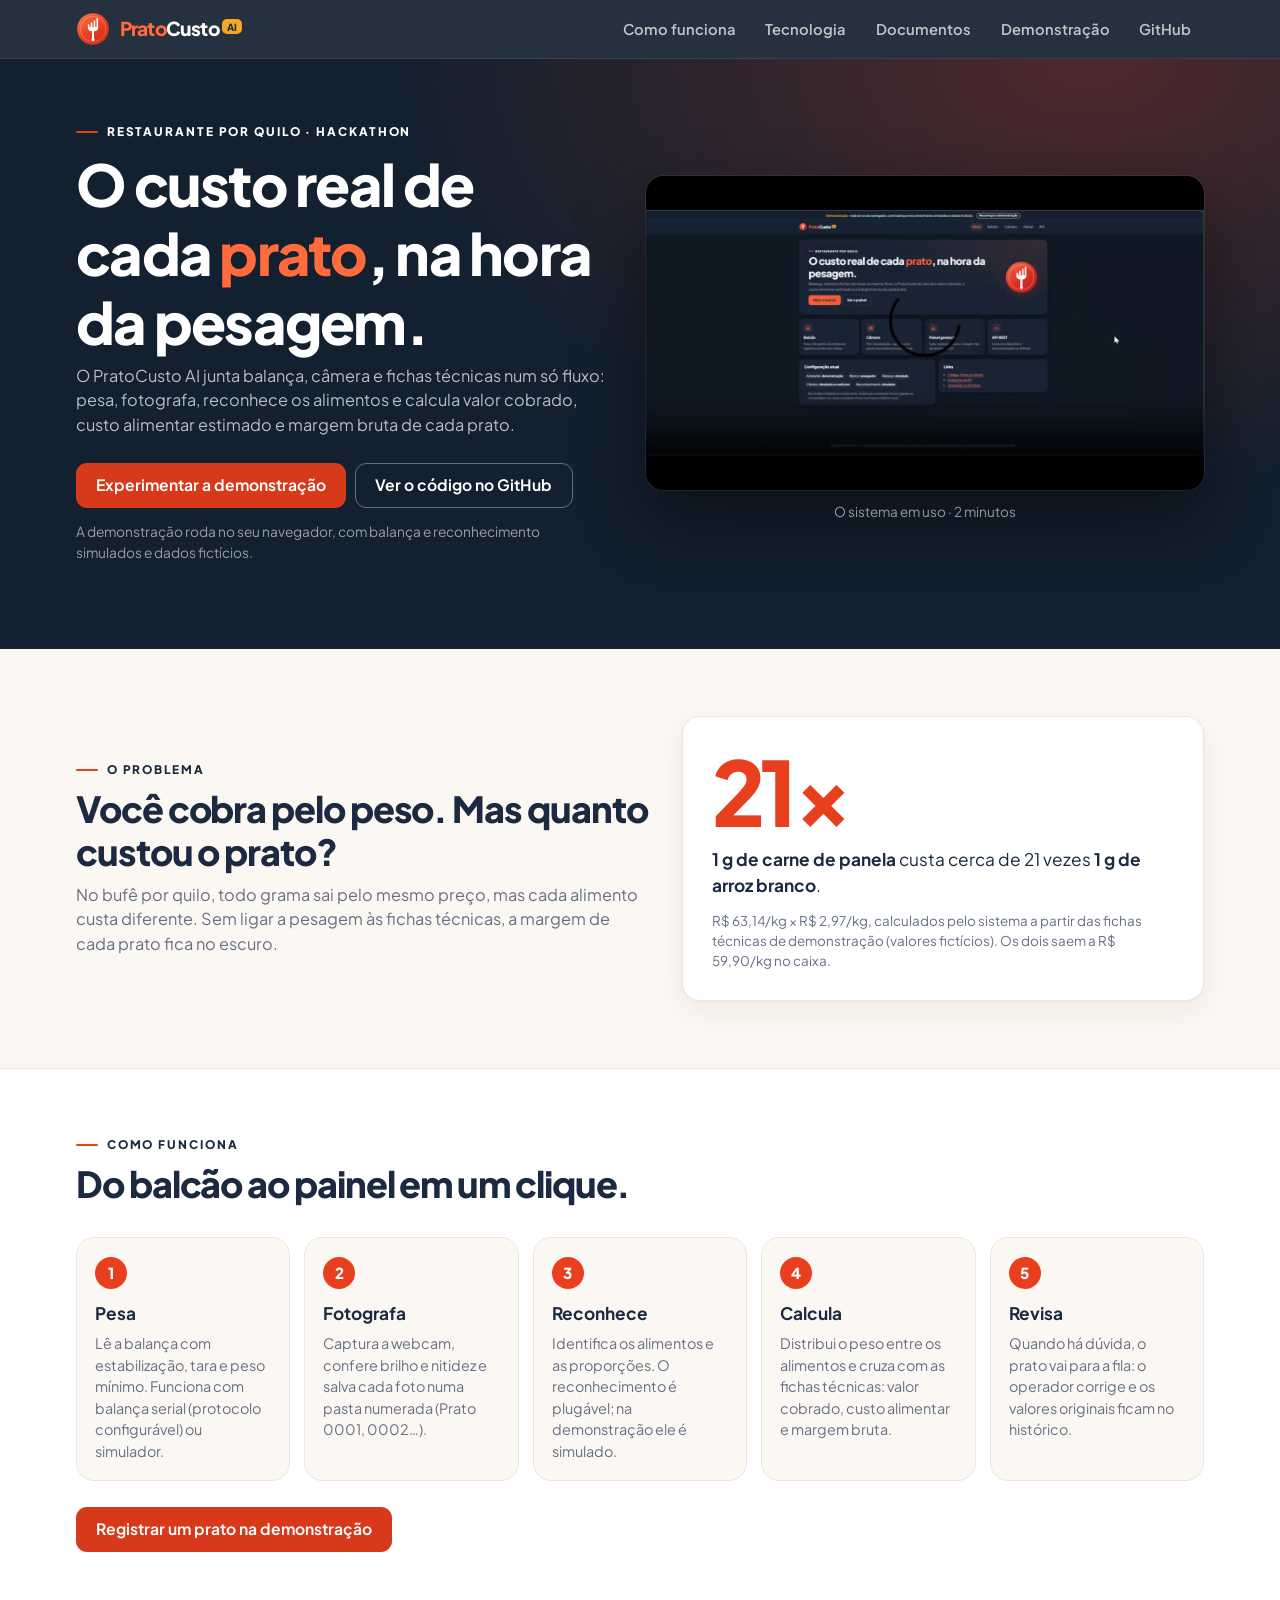
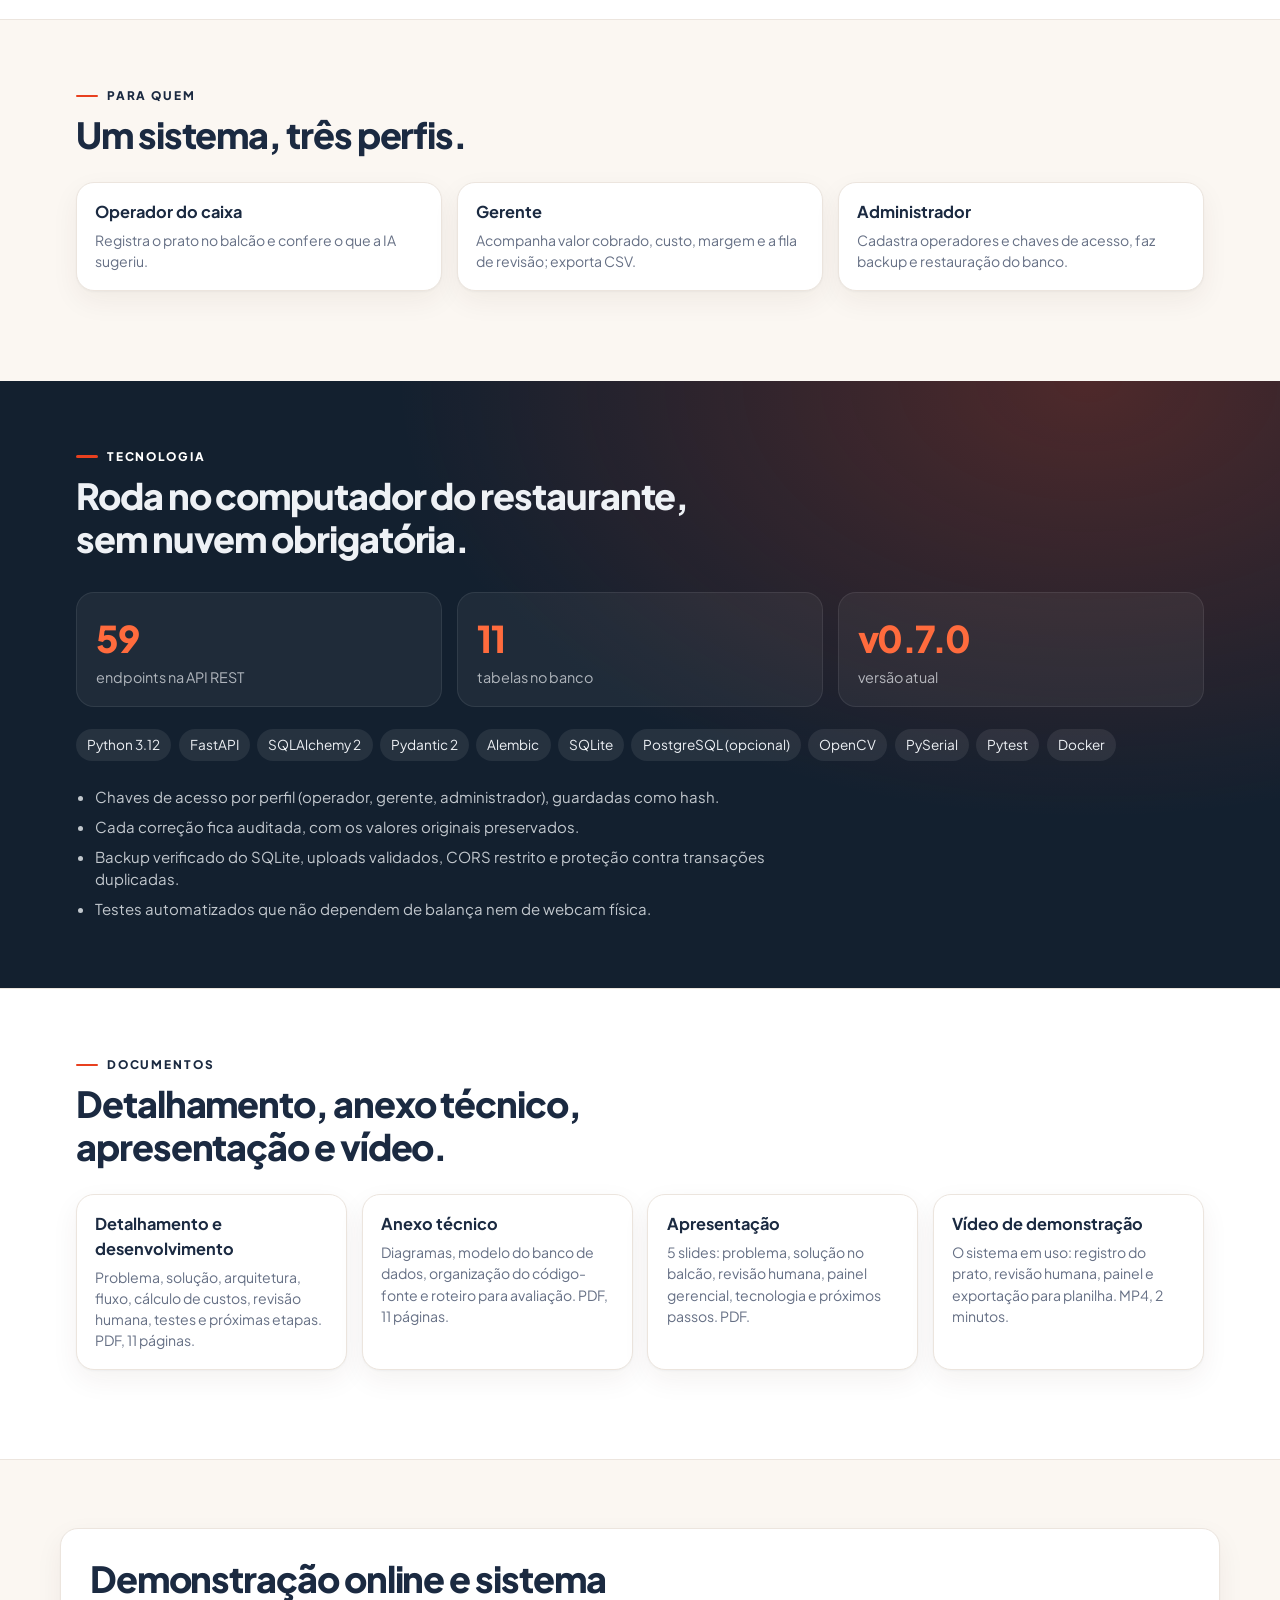
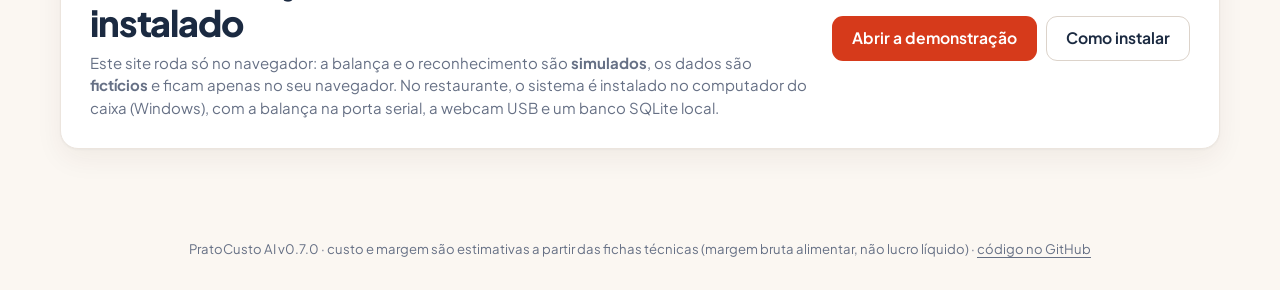
<file: docs/index.html>
<!doctype html>
<html lang="pt-BR">
<head>
  <meta charset="utf-8">
  <meta name="viewport" content="width=device-width, initial-scale=1">
  <meta http-equiv="Content-Security-Policy" content="default-src 'self'; script-src 'self'; style-src 'self'; img-src 'self' data: blob:; media-src 'self' blob:; connect-src 'self'; base-uri 'self'; form-action 'self'; object-src 'none'">
  <meta name="description" content="PratoCusto AI: o custo real de cada prato no restaurante por quilo, na hora da pesagem. Balança, câmera, fichas técnicas e margem bruta.">
  <meta name="theme-color" content="#13202F">
  <title>PratoCusto AI — o custo real de cada prato</title>
  <link rel="icon" type="image/png" sizes="32x32" href="app/static/img/icone-32.png">
  <link rel="apple-touch-icon" href="app/static/img/icone-180.png">
  <link rel="icon" type="image/svg+xml" href="app/static/img/icone.svg">
  <link rel="preload" as="font" type="font/woff2" crossorigin href="app/static/fonts/PlusJakartaSans.woff2">
  <link rel="stylesheet" href="app/static/style.css">
  <link rel="stylesheet" href="assets/landing.css">
</head>
<body class="landing">
  <header class="topbar dark">
    <a class="brand" href="#inicio" aria-label="PratoCusto AI — início">
      <img src="app/static/img/icone.svg" alt="">
      <span class="wordmark"><span class="p">Prato</span>Custo<span class="ai">AI</span></span>
    </a>
    <nav aria-label="Seções">
      <a href="#como-funciona">Como funciona</a>
      <a href="#tecnologia">Tecnologia</a>
      <a href="#documentos">Documentos</a>
      <a href="app/index.html">Demonstração</a>
      <a href="https://github.com/LabdoGui/Hackathon-Bovinus">GitHub</a>
    </nav>
  </header>

  <section class="l-hero" id="inicio">
    <div class="l-wrap l-hero-grid">
      <div>
        <p class="kicker">Restaurante por quilo · Hackathon</p>
        <h1>O custo real de cada <span class="p">prato</span>, na hora da pesagem.</h1>
        <p class="lead">O PratoCusto AI junta balança, câmera e fichas técnicas num só fluxo: pesa, fotografa, reconhece os alimentos e calcula valor cobrado, custo alimentar estimado e margem bruta de cada prato.</p>
        <div class="actions">
          <a class="button lg" href="app/balcao.html">Experimentar a demonstração</a>
          <a class="button lg ghost" href="https://github.com/LabdoGui/Hackathon-Bovinus">Ver o código no GitHub</a>
        </div>
        <p class="l-small">A demonstração roda no seu navegador, com balança e reconhecimento simulados e dados fictícios.</p>
      </div>
      
      <figure class="l-video">
        <video controls preload="none" playsinline poster="media/pratocusto-poster.jpg">
          <source src="media/pratocusto.mp4" type="video/mp4">
        </video>
        <figcaption>O sistema em uso · 2 minutos</figcaption>
      </figure>
      
    </div>
  </section>

  <main>
    <section class="l-section">
      <div class="l-wrap l-problem">
        <div>
          <p class="kicker">O problema</p>
          <h2>Você cobra pelo peso. Mas quanto custou o prato?</h2>
          <p class="lead">No bufê por quilo, todo grama sai pelo mesmo preço, mas cada alimento custa diferente. Sem ligar a pesagem às fichas técnicas, a margem de cada prato fica no escuro.</p>
        </div>
        
        <div class="l-big card">
          <span class="l-ratio">21×</span>
          <p><b>1 g de carne de panela</b> custa cerca de 21 vezes <b>1 g de arroz branco</b>.</p>
          <p class="l-small">R$ 63,14/kg × R$ 2,97/kg, calculados pelo sistema a partir das fichas técnicas de demonstração (valores fictícios). Os dois saem a R$ 59,90/kg no caixa.</p>
        </div>
        
      </div>
    </section>

    <section class="l-section alt" id="como-funciona">
      <div class="l-wrap">
        <p class="kicker">Como funciona</p>
        <h2>Do balcão ao painel em um clique.</h2>
        <ol class="l-steps">
          <li><b>Pesa</b><span>Lê a balança com estabilização, tara e peso mínimo. Funciona com balança serial (protocolo configurável) ou simulador.</span></li>
          <li><b>Fotografa</b><span>Captura a webcam, confere brilho e nitidez e salva cada foto numa pasta numerada (Prato 0001, 0002…).</span></li>
          <li><b>Reconhece</b><span>Identifica os alimentos e as proporções. O reconhecimento é plugável; na demonstração ele é simulado.</span></li>
          <li><b>Calcula</b><span>Distribui o peso entre os alimentos e cruza com as fichas técnicas: valor cobrado, custo alimentar e margem bruta.</span></li>
          <li><b>Revisa</b><span>Quando há dúvida, o prato vai para a fila: o operador corrige e os valores originais ficam no histórico.</span></li>
        </ol>
        <div class="actions"><a class="button lg" href="app/balcao.html">Registrar um prato na demonstração</a></div>
      </div>
    </section>

    <section class="l-section">
      <div class="l-wrap">
        <p class="kicker">Para quem</p>
        <h2>Um sistema, três perfis.</h2>
        <div class="tiles l-tiles">
          <a class="tile" href="app/balcao.html"><strong>Operador do caixa</strong><span>Registra o prato no balcão e confere o que a IA sugeriu.</span></a>
          <a class="tile" href="app/dashboard.html"><strong>Gerente</strong><span>Acompanha valor cobrado, custo, margem e a fila de revisão; exporta CSV.</span></a>
          <a class="tile" href="https://github.com/LabdoGui/Hackathon-Bovinus/blob/main/docs/seguranca.md"><strong>Administrador</strong><span>Cadastra operadores e chaves de acesso, faz backup e restauração do banco.</span></a>
        </div>
      </div>
    </section>

    <section class="l-section dark" id="tecnologia">
      <div class="l-wrap">
        <p class="kicker">Tecnologia</p>
        <h2>Roda no computador do restaurante, sem nuvem obrigatória.</h2>
        <div class="l-stats">
          <div><b>59</b><span>endpoints na API REST</span></div>
          <div><b>11</b><span>tabelas no banco</span></div>
          <div><b>v0.7.0</b><span>versão atual</span></div>
        </div>
        <div class="chips l-chips">
          <span class="chip">Python 3.12</span><span class="chip">FastAPI</span><span class="chip">SQLAlchemy 2</span><span class="chip">Pydantic 2</span><span class="chip">Alembic</span><span class="chip">SQLite</span><span class="chip">PostgreSQL (opcional)</span><span class="chip">OpenCV</span><span class="chip">PySerial</span><span class="chip">Pytest</span><span class="chip">Docker</span>
        </div>
        <ul class="l-list">
          <li>Chaves de acesso por perfil (operador, gerente, administrador), guardadas como hash.</li>
          <li>Cada correção fica auditada, com os valores originais preservados.</li>
          <li>Backup verificado do SQLite, uploads validados, CORS restrito e proteção contra transações duplicadas.</li>
          <li>Testes automatizados que não dependem de balança nem de webcam física.</li>
        </ul>
      </div>
    </section>

    <section class="l-section alt" id="documentos">
      <div class="l-wrap">
        <p class="kicker">Documentos</p>
        <h2>Detalhamento, anexo técnico, apresentação e vídeo.</h2>
        <div class="tiles l-tiles">
          <a class="tile" href="media/documentos/Detalhamento_Desenvolvimento_PratoCusto_AI_Bovinus.pdf"><strong>Detalhamento e desenvolvimento</strong><span>Problema, solução, arquitetura, fluxo, cálculo de custos, revisão humana, testes e próximas etapas. PDF, 11 páginas.</span></a>
          <a class="tile" href="media/documentos/Anexo_Tecnico_PratoCusto_AI_Bovinus.pdf"><strong>Anexo técnico</strong><span>Diagramas, modelo do banco de dados, organização do código-fonte e roteiro para avaliação. PDF, 11 páginas.</span></a>
          <a class="tile" href="media/documentos/Apresentacao_PratoCusto_AI_Bovinus.pdf"><strong>Apresentação</strong><span>5 slides: problema, solução no balcão, revisão humana, painel gerencial, tecnologia e próximos passos. PDF.</span></a>
          <a class="tile" href="media/pratocusto.mp4"><strong>Vídeo de demonstração</strong><span>O sistema em uso: registro do prato, revisão humana, painel e exportação para planilha. MP4, 2 minutos.</span></a>
        </div>
      </div>
    </section>

    <section class="l-section">
      <div class="l-wrap l-cta card">
        <div>
          <h2>Demonstração online e sistema instalado</h2>
          <p>Este site roda só no navegador: a balança e o reconhecimento são <b>simulados</b>, os dados são <b>fictícios</b> e ficam apenas no seu navegador. No restaurante, o sistema é instalado no computador do caixa (Windows), com a balança na porta serial, a webcam USB e um banco SQLite local.</p>
        </div>
        <div class="actions">
          <a class="button lg" href="app/index.html">Abrir a demonstração</a>
          <a class="button lg secondary" href="https://github.com/LabdoGui/Hackathon-Bovinus/blob/main/docs/instalacao-windows.md">Como instalar</a>
        </div>
      </div>
    </section>
  </main>

  <footer class="footer">PratoCusto AI v0.7.0 · custo e margem são estimativas a partir das fichas técnicas (margem bruta alimentar, não lucro líquido) · <a href="https://github.com/LabdoGui/Hackathon-Bovinus">código no GitHub</a></footer>
</body>
</html>
</file>
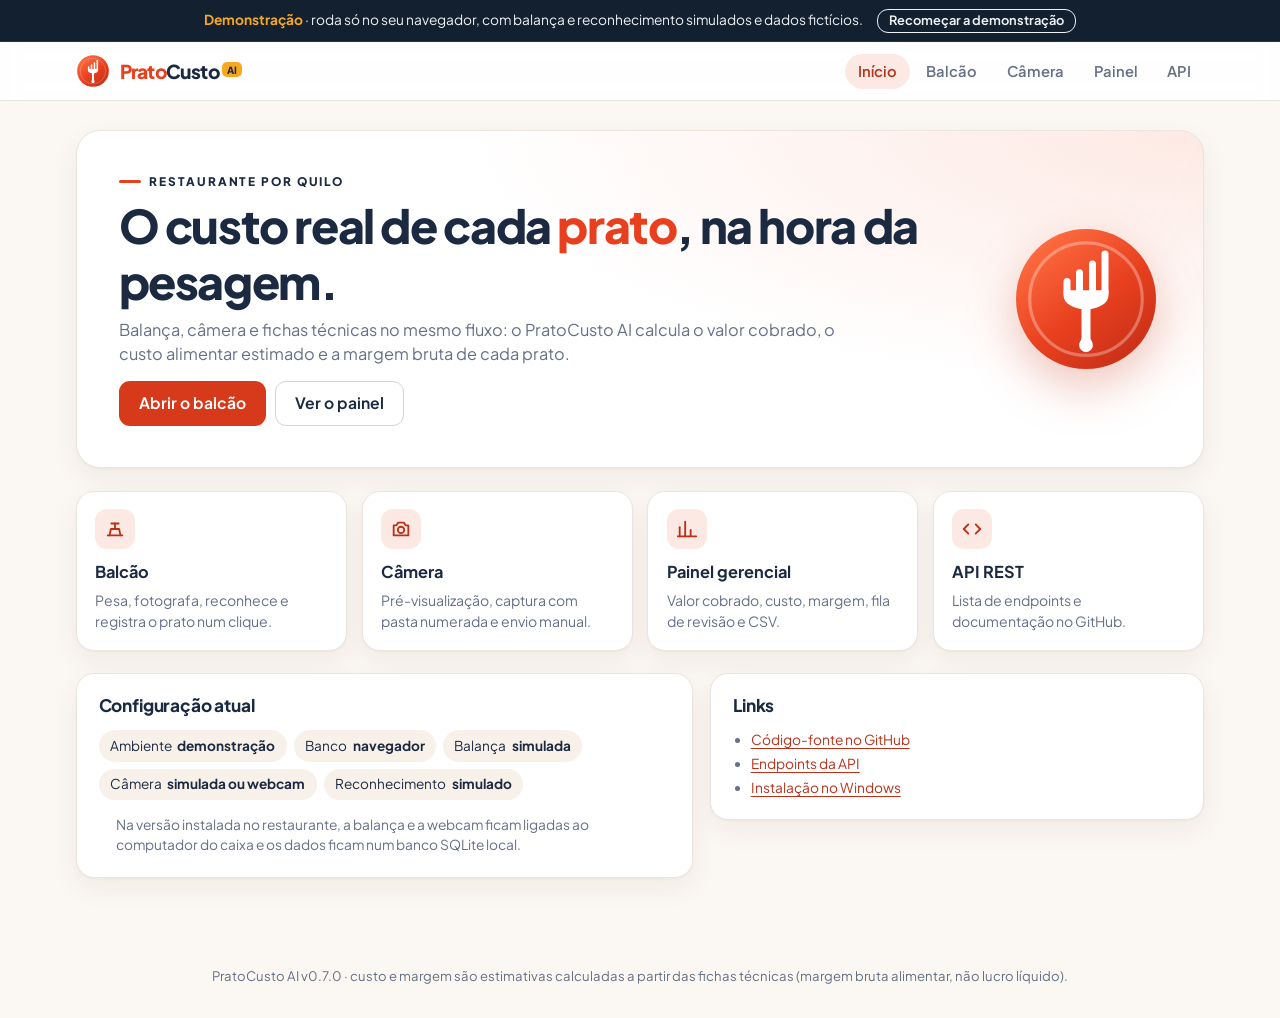
<file: docs/app/index.html>
<!doctype html>
<html lang="pt-BR">
<head>
  <meta charset="utf-8">
  <meta name="viewport" content="width=device-width, initial-scale=1">
  <meta http-equiv="Content-Security-Policy" content="default-src 'self'; script-src 'self'; style-src 'self'; img-src 'self' data: blob:; media-src 'self' blob:; connect-src 'self'; base-uri 'self'; form-action 'self'; object-src 'none'">
  <meta name="description" content="Demonstração do PratoCusto AI: custo real de cada prato no restaurante por quilo.">
  <meta name="theme-color" content="#E8401F">
  <title>PratoCusto AI</title>
  <link rel="icon" type="image/png" sizes="32x32" href="static/img/icone-32.png">
  <link rel="apple-touch-icon" href="static/img/icone-180.png">
  <link rel="icon" type="image/svg+xml" href="static/img/icone.svg">
  <link rel="preload" as="font" type="font/woff2" crossorigin href="static/fonts/PlusJakartaSans.woff2">
  <link rel="stylesheet" href="static/style.css">
</head>
<body data-api="/api/v1" data-require-key="false" data-pages="static">
  
  <div class="demo-banner" role="note">
    <span><strong>Demonstração</strong> · roda só no seu navegador, com balança e reconhecimento simulados e dados fictícios.</span>
    <button type="button" id="demo-reset">Recomeçar a demonstração</button>
  </div>
  
  <header class="topbar">
    <a class="brand" href="index.html" aria-label="PratoCusto AI — início">
      <img src="static/img/icone.svg" alt="">
      <span class="wordmark"><span class="p">Prato</span>Custo<span class="ai">AI</span></span>
    </a>
    <nav aria-label="Páginas">
      
      <a href="index.html" aria-current="page">Início</a>
      
      <a href="balcao.html">Balcão</a>
      
      <a href="camera.html">Câmera</a>
      
      <a href="dashboard.html">Painel</a>
      
      <a href="https://github.com/LabdoGui/Hackathon-Bovinus/blob/main/docs/endpoints.md">API</a>
    </nav>
  </header>
  <main class="container">
    
<section class="hero">
  <div>
    <p class="kicker">Restaurante por quilo</p>
    <h1>O custo real de cada <span class="p">prato</span>, na hora da pesagem.</h1>
    <p class="lead">Balança, câmera e fichas técnicas no mesmo fluxo: o PratoCusto AI calcula o valor cobrado, o custo alimentar estimado e a margem bruta de cada prato.</p>
    <div class="actions">
      <a class="button lg" href="balcao.html">Abrir o balcão</a>
      <a class="button lg secondary" href="dashboard.html">Ver o painel</a>
    </div>
  </div>
  <img class="hero-mark" src="static/img/icone.svg" alt="">
</section>

<div class="tiles">
  <a class="tile" href="balcao.html">
    <span class="ico"><svg viewBox="0 0 24 24" fill="none" stroke="currentColor" stroke-width="2" stroke-linecap="round" stroke-linejoin="round" aria-hidden="true"><path d="M4 19h16"/><path d="M6 19l1.5-7h9L18 19"/><path d="M12 12V6"/><path d="M8 6h8"/></svg></span>
    <strong>Balcão</strong><span>Pesa, fotografa, reconhece e registra o prato num clique.</span>
  </a>
  <a class="tile" href="camera.html">
    <span class="ico"><svg viewBox="0 0 24 24" fill="none" stroke="currentColor" stroke-width="2" stroke-linecap="round" stroke-linejoin="round" aria-hidden="true"><path d="M4 8h3l2-3h6l2 3h3v11H4z"/><circle cx="12" cy="13" r="3.5"/></svg></span>
    <strong>Câmera</strong><span>Pré-visualização, captura com pasta numerada e envio manual.</span>
  </a>
  <a class="tile" href="dashboard.html">
    <span class="ico"><svg viewBox="0 0 24 24" fill="none" stroke="currentColor" stroke-width="2" stroke-linecap="round" stroke-linejoin="round" aria-hidden="true"><path d="M4 20V10"/><path d="M10 20V4"/><path d="M16 20v-7"/><path d="M22 20H2"/></svg></span>
    <strong>Painel gerencial</strong><span>Valor cobrado, custo, margem, fila de revisão e CSV.</span>
  </a>
  <a class="tile" href="https://github.com/LabdoGui/Hackathon-Bovinus/blob/main/docs/endpoints.md">
    <span class="ico"><svg viewBox="0 0 24 24" fill="none" stroke="currentColor" stroke-width="2" stroke-linecap="round" stroke-linejoin="round" aria-hidden="true"><path d="M8 7l-5 5 5 5"/><path d="M16 7l5 5-5 5"/></svg></span>
    <strong>API REST</strong><span>Lista de endpoints e documentação no GitHub.</span>
  </a>
</div>

<div class="grid-2">
  <section class="card">
    <h2>Configuração atual</h2>
    <div class="chips">
      <span class="chip">Ambiente <b>demonstração</b></span>
      <span class="chip">Banco <b>navegador</b></span>
      <span class="chip">Balança <b>simulada</b></span>
      <span class="chip">Câmera <b>simulada ou webcam</b></span>
      <span class="chip">Reconhecimento <b>simulado</b></span>
    </div>
    <p class="muted notes">Na versão instalada no restaurante, a balança e a webcam ficam ligadas ao computador do caixa e os dados ficam num banco SQLite local.</p>
  </section>
  <section class="card">
    <h2>Links</h2>
    <ul class="notes">
      
      <li><a href="https://github.com/LabdoGui/Hackathon-Bovinus">Código-fonte no GitHub</a></li>
      <li><a href="https://github.com/LabdoGui/Hackathon-Bovinus/blob/main/docs/endpoints.md">Endpoints da API</a></li>
      <li><a href="https://github.com/LabdoGui/Hackathon-Bovinus/blob/main/docs/instalacao-windows.md">Instalação no Windows</a></li>
      
    </ul>
  </section>
</div>

  </main>
  <footer class="footer">PratoCusto AI v0.7.0 · custo e margem são estimativas calculadas a partir das fichas técnicas (margem bruta alimentar, não lucro líquido).</footer>
  <script src="static/js/common.js"></script>
  
  <script src="static/js/demo-data.js"></script>
  <script src="static/js/demo.js"></script>
  
  
</body>
</html>
</file>
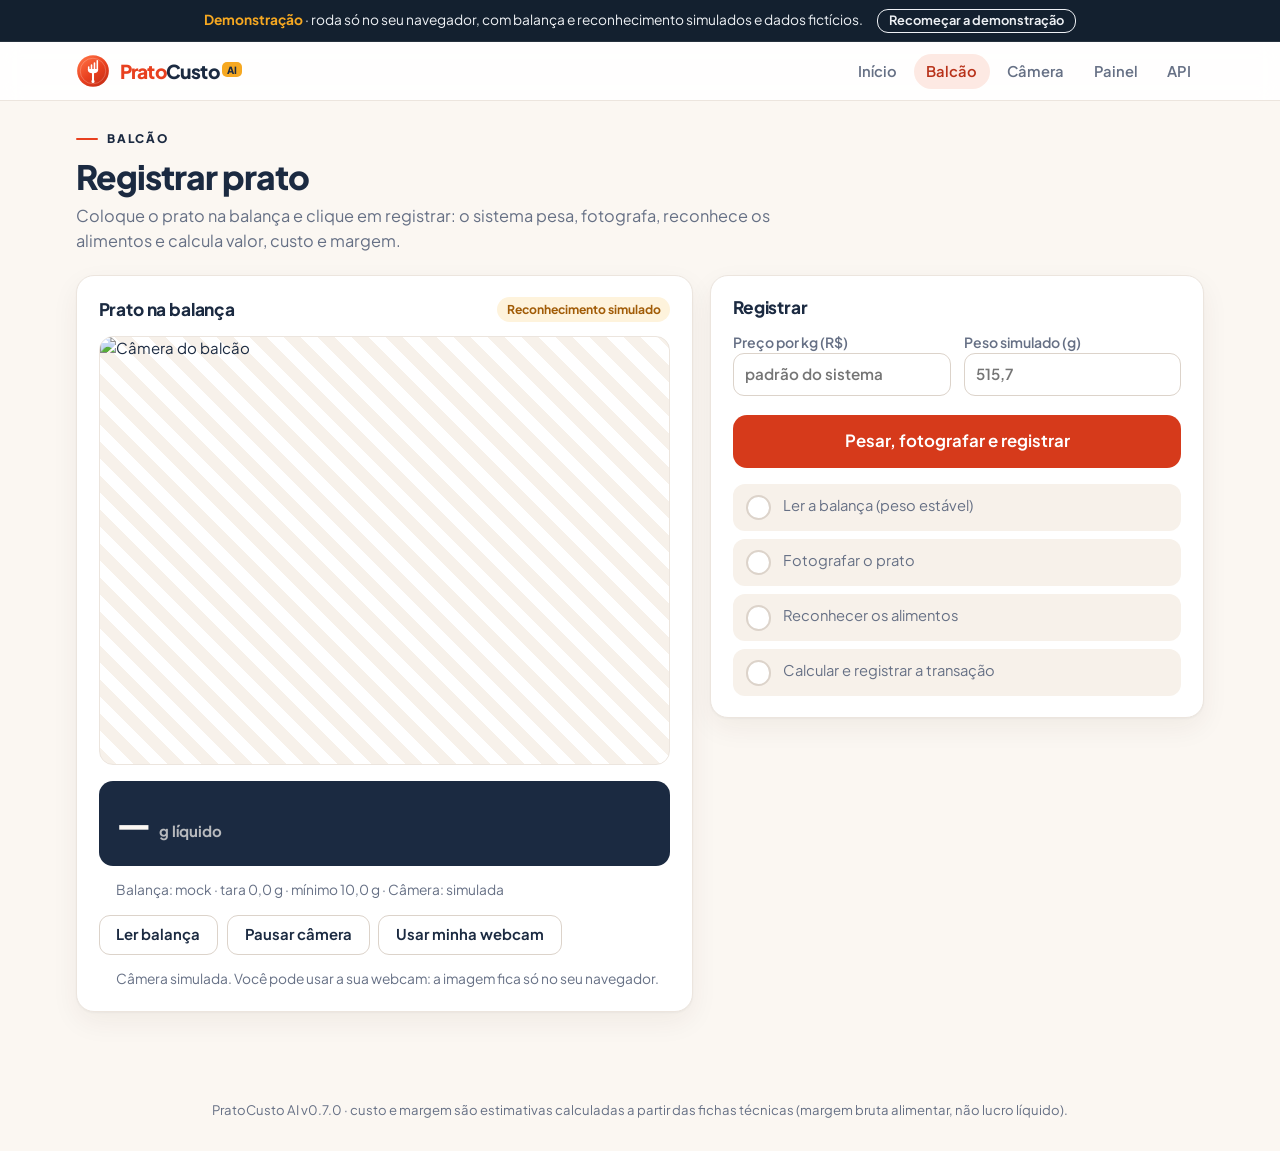
<file: docs/app/balcao.html>
<!doctype html>
<html lang="pt-BR">
<head>
  <meta charset="utf-8">
  <meta name="viewport" content="width=device-width, initial-scale=1">
  <meta http-equiv="Content-Security-Policy" content="default-src 'self'; script-src 'self'; style-src 'self'; img-src 'self' data: blob:; media-src 'self' blob:; connect-src 'self'; base-uri 'self'; form-action 'self'; object-src 'none'">
  <meta name="description" content="Demonstração do PratoCusto AI: custo real de cada prato no restaurante por quilo.">
  <meta name="theme-color" content="#E8401F">
  <title>Balcão · PratoCusto AI</title>
  <link rel="icon" type="image/png" sizes="32x32" href="static/img/icone-32.png">
  <link rel="apple-touch-icon" href="static/img/icone-180.png">
  <link rel="icon" type="image/svg+xml" href="static/img/icone.svg">
  <link rel="preload" as="font" type="font/woff2" crossorigin href="static/fonts/PlusJakartaSans.woff2">
  <link rel="stylesheet" href="static/style.css">
</head>
<body data-api="/api/v1" data-require-key="false" data-pages="static">
  
  <div class="demo-banner" role="note">
    <span><strong>Demonstração</strong> · roda só no seu navegador, com balança e reconhecimento simulados e dados fictícios.</span>
    <button type="button" id="demo-reset">Recomeçar a demonstração</button>
  </div>
  
  <header class="topbar">
    <a class="brand" href="index.html" aria-label="PratoCusto AI — início">
      <img src="static/img/icone.svg" alt="">
      <span class="wordmark"><span class="p">Prato</span>Custo<span class="ai">AI</span></span>
    </a>
    <nav aria-label="Páginas">
      
      <a href="index.html">Início</a>
      
      <a href="balcao.html" aria-current="page">Balcão</a>
      
      <a href="camera.html">Câmera</a>
      
      <a href="dashboard.html">Painel</a>
      
      <a href="https://github.com/LabdoGui/Hackathon-Bovinus/blob/main/docs/endpoints.md">API</a>
    </nav>
  </header>
  <main class="container">
    
<div class="page-head">
  <p class="kicker">Balcão</p>
  <h1>Registrar prato</h1>
  <p class="lead">Coloque o prato na balança e clique em registrar: o sistema pesa, fotografa, reconhece os alimentos e calcula valor, custo e margem.</p>
</div>
<div id="auth" class="card" hidden></div>
<div id="content" hidden>
<div class="grid-2">
  <section class="card">
    <div class="card-head"><h2>Prato na balança</h2><span id="rec-badge" class="badge" hidden></span></div>
    <img id="preview" class="preview" alt="Câmera do balcão">
    <div class="scale-readout" aria-live="polite">
      <span id="weight" class="w">—</span><span class="u">g líquido</span><span id="weight-status" class="s"></span>
    </div>
    <p id="device-info" class="muted notes">Carregando status da balança e da câmera…</p>
    <div class="actions">
      <button type="button" id="read-scale" class="secondary">Ler balança</button>
      <button type="button" id="toggle-preview" class="secondary">Pausar câmera</button>
    </div>
  </section>

  <section class="card">
    <h2>Registrar</h2>
    <div class="field-row">
      <label>Preço por kg (R$)
        <input type="number" id="price" min="0.01" step="0.01" inputmode="decimal" placeholder="padrão do sistema">
      </label>
      <label id="sim-box" hidden>Peso simulado (g)
        <input type="number" id="sim-weight" min="0" step="0.1" inputmode="decimal">
      </label>
    </div>
    <div class="actions">
      <button type="button" id="register" class="big">Pesar, fotografar e registrar</button>
    </div>
    <ol id="steps" class="steps">
      <li data-step="scale">Ler a balança (peso estável)</li>
      <li data-step="photo">Fotografar o prato</li>
      <li data-step="recognition">Reconhecer os alimentos</li>
      <li data-step="transaction">Calcular e registrar a transação</li>
    </ol>
    <p id="page-msg" class="msg info" hidden></p>
  </section>
</div>

<section id="result-card" class="card" hidden>
  <div class="card-head">
    <h2><span id="r-code"></span> <span id="r-status"></span></h2>
    <div class="actions">
      <a id="r-review" class="button" hidden>Revisar agora</a>
      <button type="button" id="r-new" class="secondary">Próximo prato</button>
    </div>
  </div>
  <div class="grid-2">
    <div>
      <div class="total-line"><span id="r-charged" class="big"></span><span id="r-sub" class="muted"></span></div>
      <div id="r-metrics" class="metrics"></div>
      <div class="table-wrap">
        <table class="nums">
          <thead><tr><th>Alimento</th><th>Peso</th><th>Proporção</th><th>Custo</th><th>Confiança</th></tr></thead>
          <tbody id="r-items"></tbody>
        </table>
      </div>
      <ul id="r-reasons" class="notes"></ul>
      <p id="r-notice" class="msg warn" hidden></p>
    </div>
    <img id="r-photo" class="preview result-img" alt="Foto do prato registrado">
  </div>
</section>
</div>

  </main>
  <footer class="footer">PratoCusto AI v0.7.0 · custo e margem são estimativas calculadas a partir das fichas técnicas (margem bruta alimentar, não lucro líquido).</footer>
  <script src="static/js/common.js"></script>
  
  <script src="static/js/demo-data.js"></script>
  <script src="static/js/demo.js"></script>
  
  <script src="static/js/balcao.js"></script>
</body>
</html>
</file>
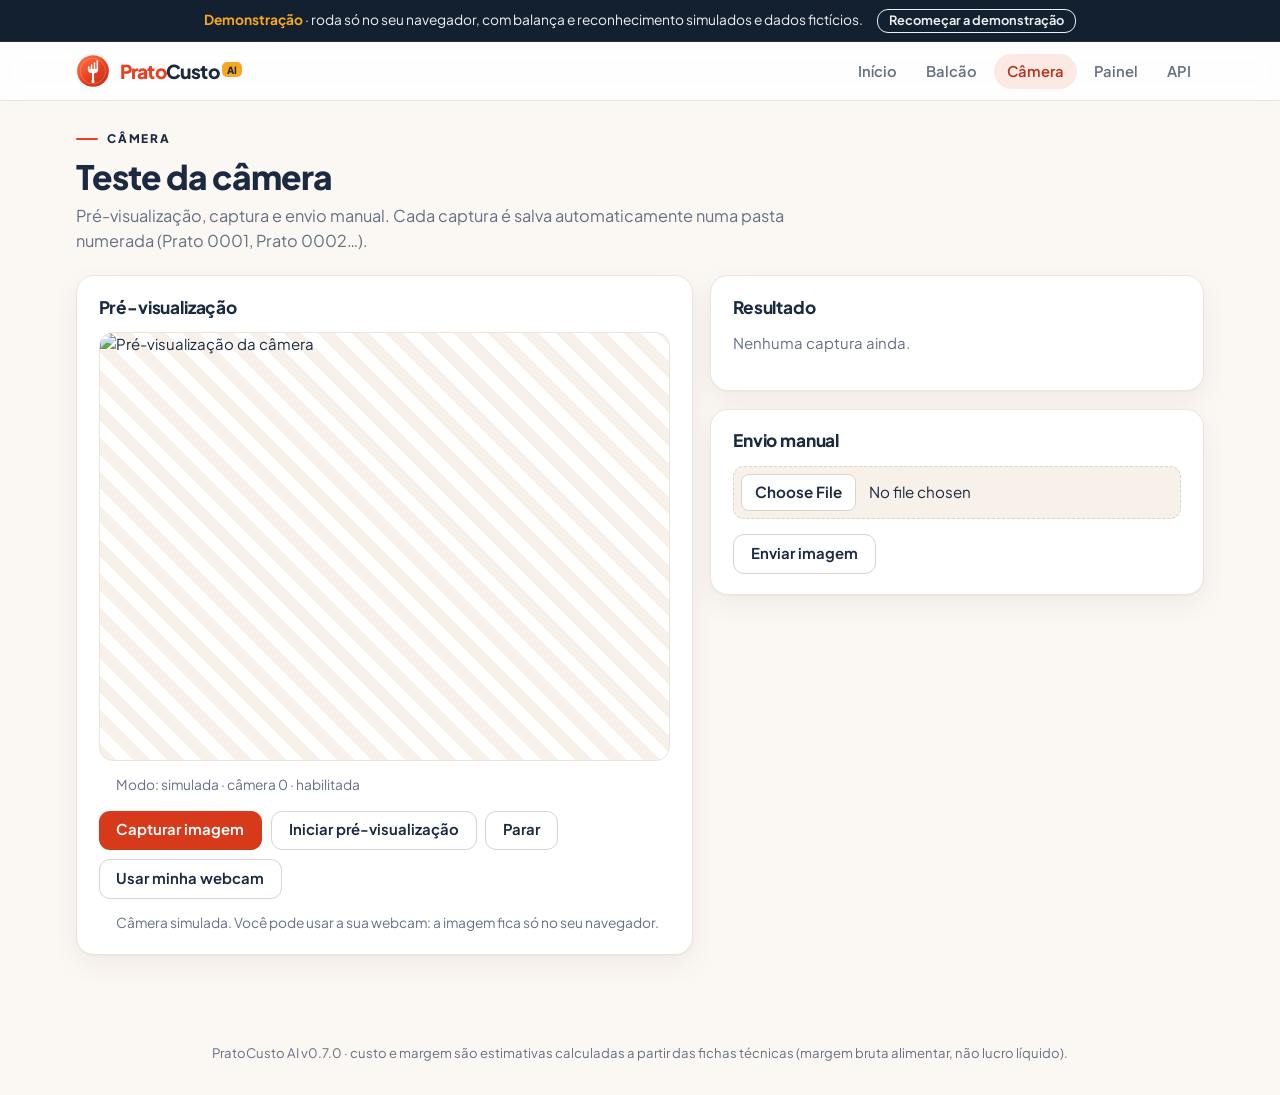
<file: docs/app/camera.html>
<!doctype html>
<html lang="pt-BR">
<head>
  <meta charset="utf-8">
  <meta name="viewport" content="width=device-width, initial-scale=1">
  <meta http-equiv="Content-Security-Policy" content="default-src 'self'; script-src 'self'; style-src 'self'; img-src 'self' data: blob:; media-src 'self' blob:; connect-src 'self'; base-uri 'self'; form-action 'self'; object-src 'none'">
  <meta name="description" content="Demonstração do PratoCusto AI: custo real de cada prato no restaurante por quilo.">
  <meta name="theme-color" content="#E8401F">
  <title>Câmera · PratoCusto AI</title>
  <link rel="icon" type="image/png" sizes="32x32" href="static/img/icone-32.png">
  <link rel="apple-touch-icon" href="static/img/icone-180.png">
  <link rel="icon" type="image/svg+xml" href="static/img/icone.svg">
  <link rel="preload" as="font" type="font/woff2" crossorigin href="static/fonts/PlusJakartaSans.woff2">
  <link rel="stylesheet" href="static/style.css">
</head>
<body data-api="/api/v1" data-require-key="false" data-pages="static">
  
  <div class="demo-banner" role="note">
    <span><strong>Demonstração</strong> · roda só no seu navegador, com balança e reconhecimento simulados e dados fictícios.</span>
    <button type="button" id="demo-reset">Recomeçar a demonstração</button>
  </div>
  
  <header class="topbar">
    <a class="brand" href="index.html" aria-label="PratoCusto AI — início">
      <img src="static/img/icone.svg" alt="">
      <span class="wordmark"><span class="p">Prato</span>Custo<span class="ai">AI</span></span>
    </a>
    <nav aria-label="Páginas">
      
      <a href="index.html">Início</a>
      
      <a href="balcao.html">Balcão</a>
      
      <a href="camera.html" aria-current="page">Câmera</a>
      
      <a href="dashboard.html">Painel</a>
      
      <a href="https://github.com/LabdoGui/Hackathon-Bovinus/blob/main/docs/endpoints.md">API</a>
    </nav>
  </header>
  <main class="container">
    
<div class="page-head">
  <p class="kicker">Câmera</p>
  <h1>Teste da câmera</h1>
  <p class="lead">Pré-visualização, captura e envio manual. Cada captura é salva automaticamente numa pasta numerada (Prato 0001, Prato 0002…).</p>
</div>
<div id="auth" class="card" hidden></div>
<div id="content" hidden>
<div class="grid-2">
  <section class="card">
    <h2>Pré-visualização</h2>
    <img id="preview" class="preview" alt="Pré-visualização da câmera">
    <p id="status" class="muted notes">Carregando status…</p>
    <div class="actions">
      <button id="capture" type="button">Capturar imagem</button>
      <button id="start" type="button" class="secondary">Iniciar pré-visualização</button>
      <button id="stop" type="button" class="secondary">Parar</button>
    </div>
  </section>

  <div>
    <section class="card">
      <h2>Resultado</h2>
      <p id="result" class="muted">Nenhuma captura ainda.</p>
      <ul id="warnings" class="notes"></ul>
      <img id="captured" class="preview result-img" alt="Imagem capturada">
    </section>

    <section class="card">
      <h2>Envio manual</h2>
      <form id="upload-form">
        <input id="file" name="file" type="file" accept="image/jpeg,image/png,image/webp" required aria-label="Imagem do prato">
        <div class="actions"><button type="submit" class="secondary">Enviar imagem</button></div>
      </form>
    </section>
  </div>
</div>
</div>

  </main>
  <footer class="footer">PratoCusto AI v0.7.0 · custo e margem são estimativas calculadas a partir das fichas técnicas (margem bruta alimentar, não lucro líquido).</footer>
  <script src="static/js/common.js"></script>
  
  <script src="static/js/demo-data.js"></script>
  <script src="static/js/demo.js"></script>
  
  <script src="static/js/camera.js"></script>
</body>
</html>
</file>
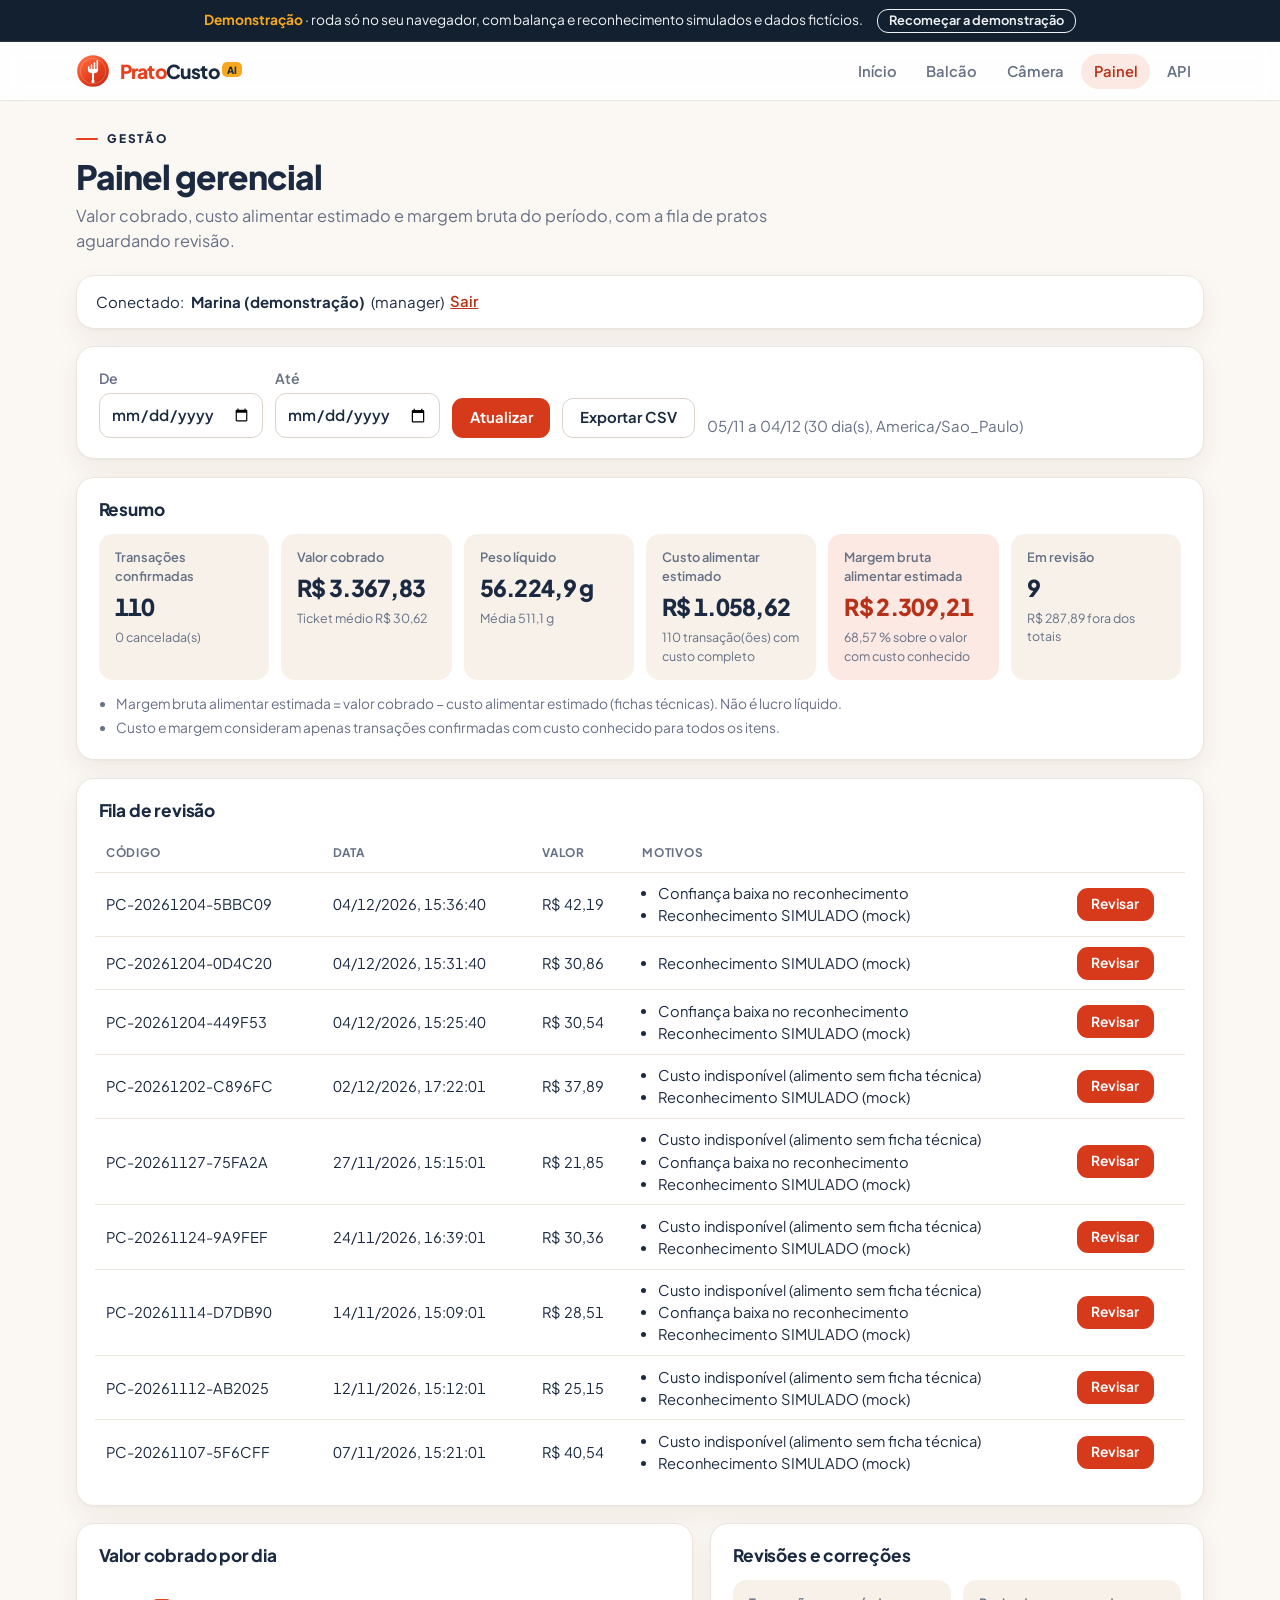
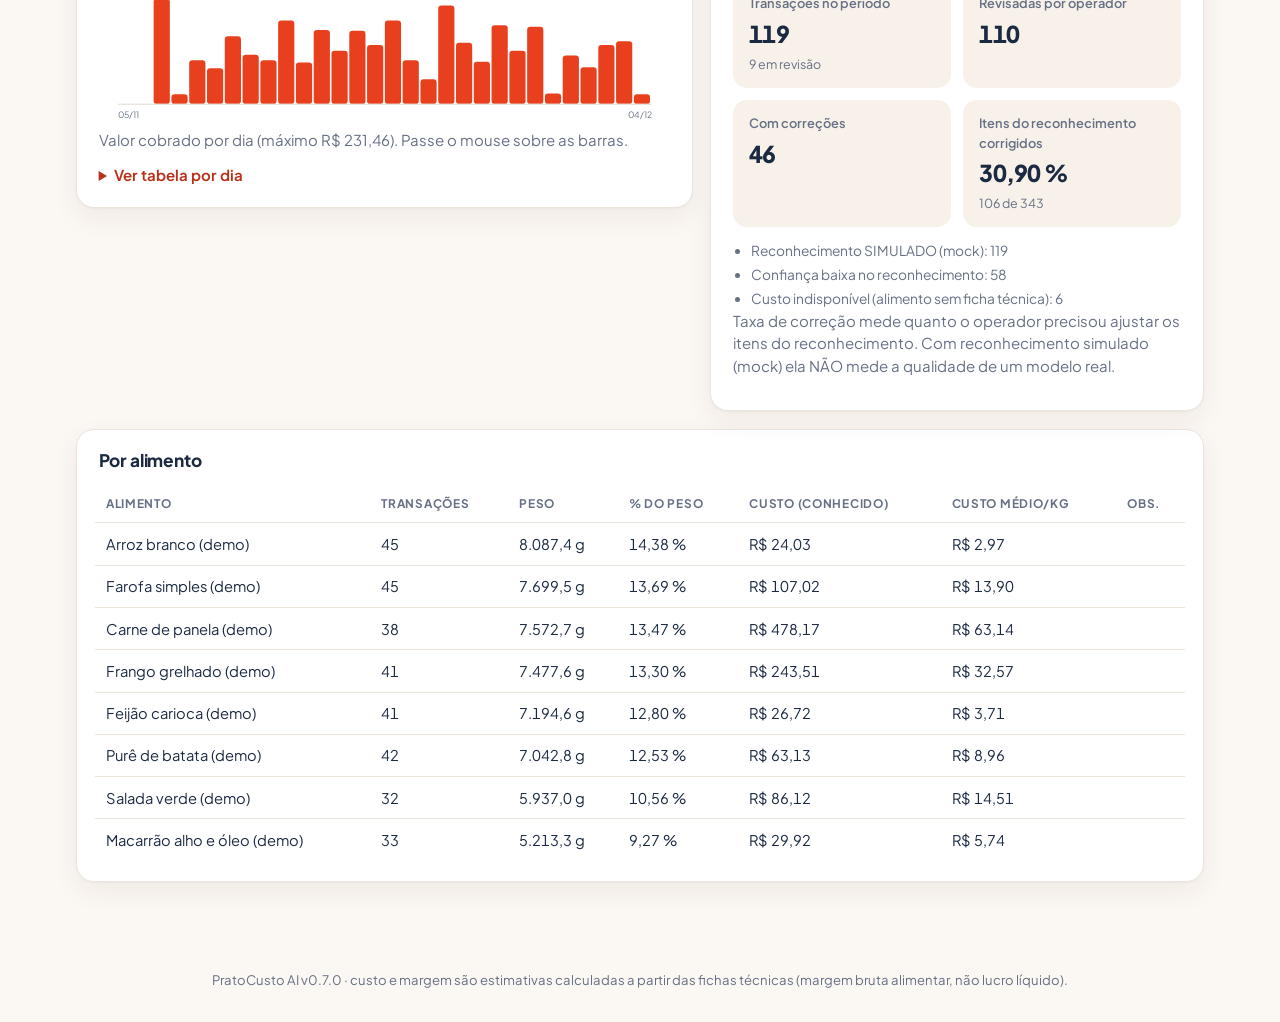
<file: docs/app/dashboard.html>
<!doctype html>
<html lang="pt-BR">
<head>
  <meta charset="utf-8">
  <meta name="viewport" content="width=device-width, initial-scale=1">
  <meta http-equiv="Content-Security-Policy" content="default-src 'self'; script-src 'self'; style-src 'self'; img-src 'self' data: blob:; media-src 'self' blob:; connect-src 'self'; base-uri 'self'; form-action 'self'; object-src 'none'">
  <meta name="description" content="Demonstração do PratoCusto AI: custo real de cada prato no restaurante por quilo.">
  <meta name="theme-color" content="#E8401F">
  <title>Painel gerencial · PratoCusto AI</title>
  <link rel="icon" type="image/png" sizes="32x32" href="static/img/icone-32.png">
  <link rel="apple-touch-icon" href="static/img/icone-180.png">
  <link rel="icon" type="image/svg+xml" href="static/img/icone.svg">
  <link rel="preload" as="font" type="font/woff2" crossorigin href="static/fonts/PlusJakartaSans.woff2">
  <link rel="stylesheet" href="static/style.css">
</head>
<body data-api="/api/v1" data-require-key="false" data-pages="static">
  
  <div class="demo-banner" role="note">
    <span><strong>Demonstração</strong> · roda só no seu navegador, com balança e reconhecimento simulados e dados fictícios.</span>
    <button type="button" id="demo-reset">Recomeçar a demonstração</button>
  </div>
  
  <header class="topbar">
    <a class="brand" href="index.html" aria-label="PratoCusto AI — início">
      <img src="static/img/icone.svg" alt="">
      <span class="wordmark"><span class="p">Prato</span>Custo<span class="ai">AI</span></span>
    </a>
    <nav aria-label="Páginas">
      
      <a href="index.html">Início</a>
      
      <a href="balcao.html">Balcão</a>
      
      <a href="camera.html">Câmera</a>
      
      <a href="dashboard.html" aria-current="page">Painel</a>
      
      <a href="https://github.com/LabdoGui/Hackathon-Bovinus/blob/main/docs/endpoints.md">API</a>
    </nav>
  </header>
  <main class="container">
    
<div class="page-head">
  <p class="kicker">Gestão</p>
  <h1>Painel gerencial</h1>
  <p class="lead">Valor cobrado, custo alimentar estimado e margem bruta do período, com a fila de pratos aguardando revisão.</p>
</div>
<div id="auth" class="card" hidden></div>

<div id="content" hidden>
  <form id="filters" class="card filters">
    <label>De <input type="date" id="date-from"></label>
    <label>Até <input type="date" id="date-to"></label>
    <button type="submit">Atualizar</button>
    <button type="button" id="export-csv" class="secondary">Exportar CSV</button>
    <span id="period-label" class="muted"></span>
  </form>
  <p id="page-msg" class="msg info" hidden></p>

  <section class="card">
    <h2>Resumo</h2>
    <div id="summary" class="metrics"></div>
    <ul id="summary-notes" class="notes"></ul>
  </section>

  <section class="card" id="fila">
    <h2>Fila de revisão</h2>
    <div id="queue"></div>
  </section>

  <div class="grid-2">
    <section class="card">
      <h2>Valor cobrado por dia</h2>
      <div id="by-day"></div>
    </section>
    <section class="card">
      <h2>Revisões e correções</h2>
      <div id="review-stats" class="metrics"></div>
      <ul id="review-reasons" class="notes"></ul>
      <div id="review-notes"></div>
    </section>
  </div>

  <section class="card">
    <h2>Por alimento</h2>
    <div id="by-food"></div>
  </section>
</div>

  </main>
  <footer class="footer">PratoCusto AI v0.7.0 · custo e margem são estimativas calculadas a partir das fichas técnicas (margem bruta alimentar, não lucro líquido).</footer>
  <script src="static/js/common.js"></script>
  
  <script src="static/js/demo-data.js"></script>
  <script src="static/js/demo.js"></script>
  
  <script src="static/js/dashboard.js"></script>
</body>
</html>
</file>
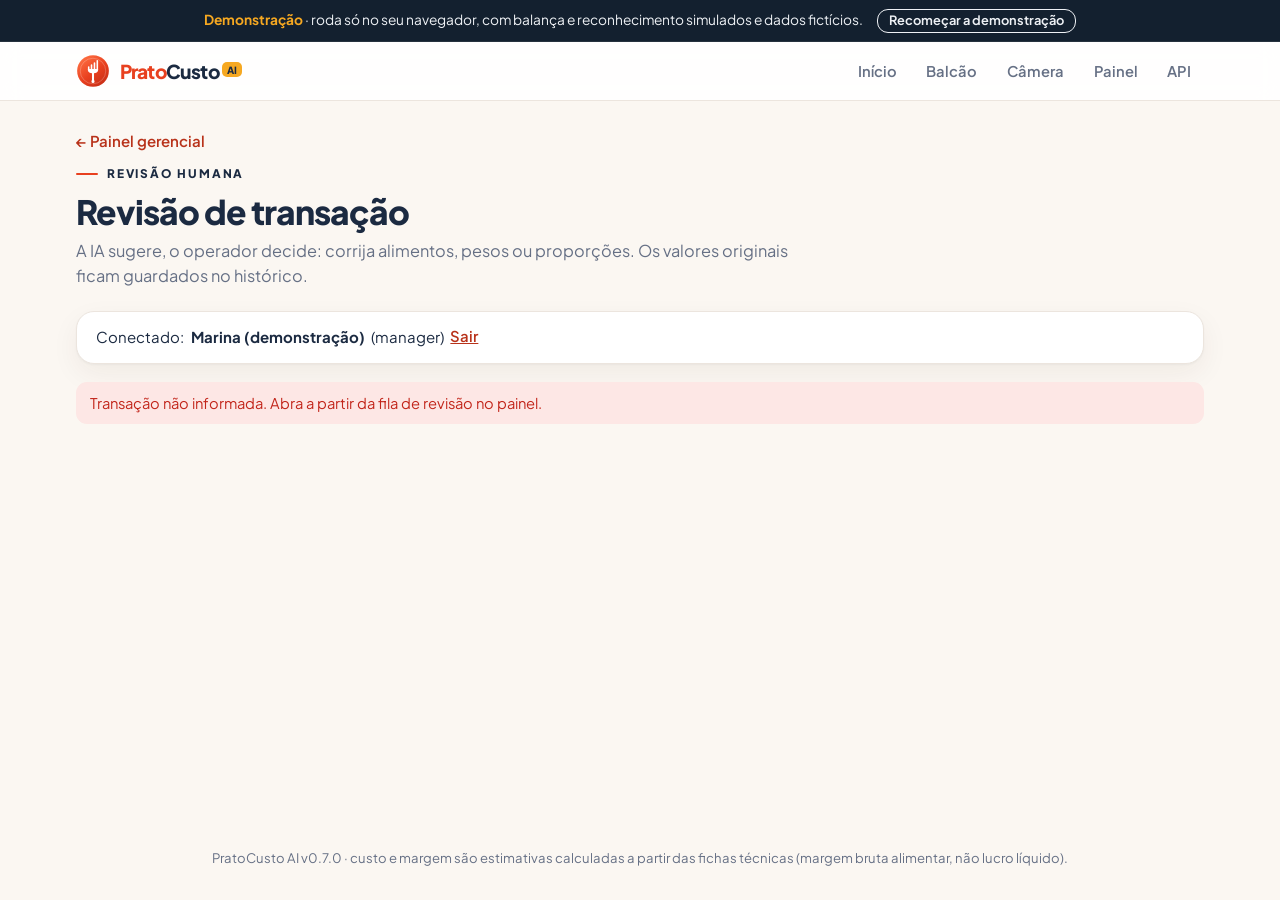
<file: docs/app/review.html>
<!doctype html>
<html lang="pt-BR">
<head>
  <meta charset="utf-8">
  <meta name="viewport" content="width=device-width, initial-scale=1">
  <meta http-equiv="Content-Security-Policy" content="default-src 'self'; script-src 'self'; style-src 'self'; img-src 'self' data: blob:; media-src 'self' blob:; connect-src 'self'; base-uri 'self'; form-action 'self'; object-src 'none'">
  <meta name="description" content="Demonstração do PratoCusto AI: custo real de cada prato no restaurante por quilo.">
  <meta name="theme-color" content="#E8401F">
  <title>Revisão · PratoCusto AI</title>
  <link rel="icon" type="image/png" sizes="32x32" href="static/img/icone-32.png">
  <link rel="apple-touch-icon" href="static/img/icone-180.png">
  <link rel="icon" type="image/svg+xml" href="static/img/icone.svg">
  <link rel="preload" as="font" type="font/woff2" crossorigin href="static/fonts/PlusJakartaSans.woff2">
  <link rel="stylesheet" href="static/style.css">
</head>
<body data-api="/api/v1" data-require-key="false" data-pages="static">
  
  <div class="demo-banner" role="note">
    <span><strong>Demonstração</strong> · roda só no seu navegador, com balança e reconhecimento simulados e dados fictícios.</span>
    <button type="button" id="demo-reset">Recomeçar a demonstração</button>
  </div>
  
  <header class="topbar">
    <a class="brand" href="index.html" aria-label="PratoCusto AI — início">
      <img src="static/img/icone.svg" alt="">
      <span class="wordmark"><span class="p">Prato</span>Custo<span class="ai">AI</span></span>
    </a>
    <nav aria-label="Páginas">
      
      <a href="index.html">Início</a>
      
      <a href="balcao.html">Balcão</a>
      
      <a href="camera.html">Câmera</a>
      
      <a href="dashboard.html">Painel</a>
      
      <a href="https://github.com/LabdoGui/Hackathon-Bovinus/blob/main/docs/endpoints.md">API</a>
    </nav>
  </header>
  <main class="container">
    
<a class="back" href="dashboard.html">&larr; Painel gerencial</a>
<div class="page-head">
  <p class="kicker">Revisão humana</p>
  <h1>Revisão de transação</h1>
  <p class="lead">A IA sugere, o operador decide: corrija alimentos, pesos ou proporções. Os valores originais ficam guardados no histórico.</p>
</div>
<div id="auth" class="card" hidden></div>
<p id="page-msg" class="msg info" hidden></p>

<div id="content" hidden>
  <section id="tx-section" hidden>
    <div class="card">
      <div class="card-head"><h2><span id="tx-title"></span> <span id="tx-status"></span></h2></div>
      <div id="tx-meta" class="metrics"></div>
      <h3 id="tx-reasons-title">Por que está em revisão</h3>
      <ul id="tx-reasons" class="notes"></ul>
    </div>

    <div class="grid-2 wide-left">
      <div>
        <div class="card">
          <h2>Alimentos</h2>
          <fieldset class="modes">
            <legend>Editar por</legend>
            <label><input type="radio" name="mode" id="mode-weight" checked> peso (g)</label>
            <label><input type="radio" name="mode" id="mode-proportion"> proporção (%)</label>
          </fieldset>
          <div class="table-wrap">
            <table>
              <thead><tr><th>Alimento</th><th>Quantidade</th><th>Custo</th><th>Reconhecido / original</th><th></th></tr></thead>
              <tbody id="items-body"></tbody>
            </table>
          </div>
          <p id="totals" class="msg info"></p>
          <button type="button" id="add-item" class="secondary">Acrescentar alimento</button>
        </div>

        <div class="card">
          <h2>Concluir</h2>
          <p id="readonly-note" class="msg info" hidden></p>
          <div id="reason-box">
            <label for="reason">Motivo da revisão (obrigatório, fica no histórico)</label>
            <textarea id="reason" rows="2" maxlength="500"></textarea>
            <label for="notes">Observações da transação</label>
            <textarea id="notes" rows="2" maxlength="2000"></textarea>
          </div>
          <div id="actions" class="actions">
            <button type="button" id="btn-save-confirm">Salvar e confirmar</button>
            <button type="button" id="btn-save" class="secondary">Salvar correções</button>
            <button type="button" id="btn-confirm" class="secondary">Confirmar sem alterar</button>
          </div>
        </div>
      </div>

      <div>
        <div class="card">
          <h2>Foto do prato</h2>
          <div id="tx-photo"></div>
        </div>
        <div class="card">
          <h2>Histórico</h2>
          <ul id="history" class="history"></ul>
        </div>
      </div>
    </div>
  </section>
</div>

  </main>
  <footer class="footer">PratoCusto AI v0.7.0 · custo e margem são estimativas calculadas a partir das fichas técnicas (margem bruta alimentar, não lucro líquido).</footer>
  <script src="static/js/common.js"></script>
  
  <script src="static/js/demo-data.js"></script>
  <script src="static/js/demo.js"></script>
  
  <script src="static/js/review.js"></script>
</body>
</html>
</file>
<file: docs/app/static/style.css>
/* PratoCusto AI — identidade visual (tomate, tinta, mostarda, creme, noite).
   Fonte: Plus Jakarta Sans (SIL Open Font License, ver fonts/OFL.txt). */
@font-face {
  font-family: "Plus Jakarta Sans";
  src: url("fonts/PlusJakartaSans.woff2") format("woff2");
  font-weight: 200 800;
  font-display: swap;
}

:root {
  color-scheme: light;
  --bg: #fbf7f2;
  --surface: #ffffff;
  --surface-2: #f7f1ea;
  --text: #1b2a41;
  --muted: #667085;
  --border: #ece5de;
  --border-strong: #dcd3ca;
  --brand: #e8401f;
  --accent: #d63a1b;
  --accent-hover: #bb3116;
  --accent-ink: #b8321a;
  --accent-soft: #fde9e3;
  --on-accent: #ffffff;
  --mustard: #f6a821;
  --mustard-soft: #fef3dc;
  --ok: #18794e;
  --ok-soft: #e3f4ea;
  --warn: #a15c07;
  --warn-soft: #fef3dc;
  --danger: #c2261b;
  --danger-soft: #fde7e5;
  --ring: rgba(232, 64, 31, 0.28);
  --shadow: 0 1px 2px rgba(27, 42, 65, 0.04), 0 10px 28px rgba(60, 30, 10, 0.06);
  --shadow-lg: 0 2px 4px rgba(27, 42, 65, 0.05), 0 20px 44px rgba(60, 30, 10, 0.1);
  --radius: 18px;
  --radius-sm: 11px;
  --font: "Plus Jakarta Sans", system-ui, -apple-system, "Segoe UI", Roboto, sans-serif;
}
@media (prefers-color-scheme: dark) {
  :root {
    color-scheme: dark;
    --bg: #0f1925;
    --surface: #162334;
    --surface-2: #1c2b3f;
    --text: #eef1f5;
    --muted: #9aa6b6;
    --border: #243449;
    --border-strong: #31445c;
    --brand: #ff6b3d;
    --accent: #ff6b3d;
    --accent-hover: #ff8a62;
    --accent-ink: #ff8a62;
    --accent-soft: rgba(255, 107, 61, 0.14);
    --on-accent: #1b0f0a;
    --mustard-soft: rgba(246, 168, 33, 0.14);
    --ok: #4cc38a;
    --ok-soft: rgba(76, 195, 138, 0.14);
    --warn: #f6b348;
    --warn-soft: rgba(246, 179, 72, 0.14);
    --danger: #ff7a6e;
    --danger-soft: rgba(255, 122, 110, 0.14);
    --ring: rgba(255, 107, 61, 0.35);
    --shadow: 0 1px 2px rgba(0, 0, 0, 0.3), 0 10px 28px rgba(0, 0, 0, 0.25);
    --shadow-lg: 0 2px 4px rgba(0, 0, 0, 0.3), 0 20px 44px rgba(0, 0, 0, 0.35);
  }
}

/* ------------------------------------------------------------------ base */
* { box-sizing: border-box; }
html { -webkit-text-size-adjust: 100%; }
body {
  margin: 0; min-height: 100vh; display: flex; flex-direction: column;
  font-family: var(--font); font-size: 15px; line-height: 1.5;
  background: var(--bg); color: var(--text);
  -webkit-font-smoothing: antialiased;
}
a { color: var(--accent-ink); text-underline-offset: 3px; }
a:hover { text-decoration-thickness: 2px; }
h1, h2, h3 { line-height: 1.2; margin: 0; }
h1 { font-size: clamp(1.6rem, 1.2rem + 1.4vw, 2.1rem); font-weight: 800; letter-spacing: -0.03em; }
h2 { font-size: 1.08rem; font-weight: 750; letter-spacing: -0.01em; margin-bottom: 0.9rem; }
h3 { font-size: 0.95rem; font-weight: 700; margin: 1rem 0 0.4rem; }
p { margin: 0 0 0.75rem; }
.muted { color: var(--muted); }
[hidden] { display: none !important; }
:focus-visible { outline: 3px solid var(--ring); outline-offset: 2px; border-radius: 6px; }
.num, .metric-value, td { font-variant-numeric: tabular-nums; }

/* ------------------------------------------------------------- topo */
.demo-banner {
  display: flex; flex-wrap: wrap; align-items: center; justify-content: center; gap: 0.4rem 0.9rem;
  padding: 0.55rem 1rem; background: #13202f; color: #eef1f5; font-size: 0.86rem; text-align: center;
  border-bottom: 1px solid rgba(255, 255, 255, 0.08);
}
.demo-banner strong { color: var(--mustard); }
.demo-banner button { padding: 0.2rem 0.7rem; font-size: 0.8rem; background: transparent; color: inherit; border-color: currentColor; }
.demo-banner button:hover { background: rgba(255, 255, 255, 0.12); }
.topbar {
  position: sticky; top: 0; z-index: 10;
  display: flex; align-items: center; gap: 1rem; padding: 0.7rem max(1rem, calc((100% - 1160px) / 2 + 1rem));
  background: color-mix(in srgb, var(--surface) 88%, transparent);
  backdrop-filter: saturate(1.4) blur(10px); -webkit-backdrop-filter: saturate(1.4) blur(10px);
  border-bottom: 1px solid var(--border);
}
.brand { display: inline-flex; align-items: center; gap: 0.6rem; text-decoration: none; color: var(--text); flex: none; }
.brand img { width: 34px; height: 34px; display: block; }
.wordmark { font-weight: 800; font-size: 1.2rem; letter-spacing: -0.04em; line-height: 1; white-space: nowrap; }
.wordmark .p { color: var(--brand); }
.wordmark .ai {
  font-size: 0.62rem; letter-spacing: 0.02em; vertical-align: 0.55em; margin-left: 0.2rem;
  padding: 0.1rem 0.3rem; border-radius: 5px; background: var(--mustard); color: #1b2a41;
}
.topbar nav { margin-left: auto; display: flex; gap: 0.25rem; overflow-x: auto; scrollbar-width: none; }
.topbar nav::-webkit-scrollbar { display: none; }
.topbar nav a {
  padding: 0.42rem 0.8rem; border-radius: 999px; color: var(--muted); text-decoration: none;
  font-weight: 600; font-size: 0.92rem; white-space: nowrap;
}
.topbar nav a:hover { color: var(--text); background: var(--surface-2); }
.topbar nav a[aria-current="page"] { color: var(--accent-ink); background: var(--accent-soft); }

/* ------------------------------------------------------------ layout */
.container { width: 100%; max-width: 1160px; margin: 0 auto; padding: 1.8rem 1rem 3rem; flex: 1; }
.page-head { margin-bottom: 1.4rem; }
.kicker {
  display: flex; align-items: center; gap: 0.55rem; margin: 0 0 0.5rem;
  font-size: 0.74rem; font-weight: 800; letter-spacing: 0.16em; text-transform: uppercase; color: var(--text);
}
.kicker::before { content: ""; width: 22px; height: 2.5px; border-radius: 2px; background: var(--brand); }
.lead { color: var(--muted); font-size: 1.02rem; margin: 0.5rem 0 0; max-width: 62ch; }
.back { display: inline-flex; gap: 0.3rem; margin-bottom: 0.8rem; font-weight: 600; text-decoration: none; }
.grid-2 { display: grid; gap: 1.1rem; grid-template-columns: minmax(0, 1fr); margin-bottom: 1.1rem; }
@media (min-width: 900px) {
  .grid-2 { grid-template-columns: minmax(0, 1.25fr) minmax(0, 1fr); align-items: start; }
  .grid-2.wide-left { grid-template-columns: minmax(0, 1.65fr) minmax(0, 1fr); }
}
.footer { padding: 1.4rem 1rem 2rem; text-align: center; color: var(--muted); font-size: 0.82rem; }

/* -------------------------------------------------------------- cards */
.card {
  background: var(--surface); border: 1px solid var(--border); border-radius: var(--radius);
  padding: 1.3rem 1.35rem; margin: 0 0 1.1rem; box-shadow: var(--shadow);
}
.grid-2 > .card, .grid-2 > div > .card:last-child { margin-bottom: 0; }
.grid-2 > div > .card { margin-bottom: 1.1rem; }
.card-head { display: flex; align-items: center; justify-content: space-between; gap: 0.75rem; margin-bottom: 0.9rem; }
.card-head h2 { margin: 0; }

/* ------------------------------------------------------------ botões */
button, a.button {
  font: inherit; font-weight: 650; font-size: 0.93rem; line-height: 1.2;
  display: inline-flex; align-items: center; justify-content: center; gap: 0.45rem;
  padding: 0.62rem 1.05rem; border-radius: var(--radius-sm); border: 1px solid transparent;
  background: var(--accent); color: var(--on-accent); cursor: pointer; text-decoration: none;
  transition: background-color 0.15s, border-color 0.15s, transform 0.05s;
}
button:hover, a.button:hover { background: var(--accent-hover); }
button:active { transform: translateY(1px); }
button.secondary, a.button.secondary { background: var(--surface); color: var(--text); border-color: var(--border-strong); }
button.secondary:hover, a.button.secondary:hover { background: var(--surface-2); border-color: var(--muted); }
button.link { background: none; border: none; color: var(--accent-ink); padding: 0; text-decoration: underline; font-weight: 600; }
button.big { padding: 0.95rem 1.4rem; font-size: 1.05rem; border-radius: 14px; width: 100%; }
button:disabled { opacity: 0.5; cursor: not-allowed; transform: none; }
a.button { padding: 0.45rem 0.85rem; font-size: 0.86rem; }
a.button.lg { padding: 0.75rem 1.2rem; font-size: 0.98rem; }
.card-head .actions { margin-top: 0; }
.actions { display: flex; flex-wrap: wrap; gap: 0.55rem; margin-top: 0.9rem; }

/* -------------------------------------------------------- formulários */
input, select, textarea {
  font: inherit; font-size: 0.95rem; padding: 0.55rem 0.7rem; min-height: 42px;
  border: 1px solid var(--border-strong); border-radius: var(--radius-sm);
  background: var(--surface); color: var(--text); max-width: 100%;
}
input:focus, select:focus, textarea:focus { outline: none; border-color: var(--accent); box-shadow: 0 0 0 3px var(--ring); }
input[type="file"] { padding: 0.45rem; width: 100%; background: var(--surface-2); border-style: dashed; }
input[type="file"]::file-selector-button {
  font: inherit; font-weight: 650; margin-right: 0.8rem; padding: 0.4rem 0.8rem; border-radius: 8px;
  border: 1px solid var(--border-strong); background: var(--surface); color: var(--text); cursor: pointer;
}
input[type="radio"] { min-height: 0; accent-color: var(--accent); }
textarea { width: 100%; min-height: 0; resize: vertical; }
label { display: block; margin: 0.8rem 0 0.3rem; color: var(--muted); font-size: 0.88rem; font-weight: 600; }
.field-row { display: flex; flex-wrap: wrap; gap: 0.8rem; }
.field-row > label { flex: 1 1 10rem; margin-top: 0; }
.field-row input { width: 100%; }
.login { display: flex; flex-wrap: wrap; gap: 0.6rem; align-items: center; }
.login label { margin: 0; color: var(--text); font-weight: 700; }
.login input { flex: 1 1 18rem; }
.login .msg { flex-basis: 100%; }
.who { margin: 0; display: flex; flex-wrap: wrap; gap: 0.4rem; align-items: center; }
#auth { padding: 0.9rem 1.2rem; }
.filters { display: flex; flex-wrap: wrap; gap: 0.75rem; align-items: end; }
.filters label { margin: 0; display: flex; flex-direction: column; gap: 0.25rem; }
fieldset.modes { border: 0; padding: 0; margin: 0 0 0.8rem; display: inline-flex; gap: 0.25rem; background: var(--surface-2); border-radius: 999px; padding: 0.25rem; }
fieldset.modes legend { float: left; color: var(--muted); font-size: 0.85rem; font-weight: 600; padding: 0.35rem 0.6rem 0 0.5rem; }
fieldset.modes label { display: inline-flex; align-items: center; gap: 0.35rem; margin: 0; padding: 0.3rem 0.75rem; border-radius: 999px; color: var(--text); cursor: pointer; }
fieldset.modes label:has(input:checked) { background: var(--surface); box-shadow: var(--shadow); }

/* ------------------------------------------------------------- métricas */
.metrics { display: grid; grid-template-columns: repeat(auto-fit, minmax(158px, 1fr)); gap: 0.75rem; }
.metric {
  background: var(--surface-2); border-radius: 14px; padding: 0.9rem 1rem;
  display: flex; flex-direction: column; gap: 0.2rem; min-width: 0;
}
.metric-label { color: var(--muted); font-size: 0.8rem; font-weight: 600; }
.metric-value { font-size: 1.45rem; font-weight: 800; letter-spacing: -0.03em; overflow-wrap: anywhere; }
.metric-hint { color: var(--muted); font-size: 0.78rem; }
.metric.accent { background: var(--accent-soft); }
.metric.accent .metric-value { color: var(--accent-ink); }
.notes { margin: 0.9rem 0 0; padding-left: 1.1rem; color: var(--muted); font-size: 0.86rem; }
.notes li + li { margin-top: 0.2rem; }
.notes .warn { color: var(--warn); }

/* ------------------------------------------------------------- tabelas */
.table-wrap { overflow-x: auto; margin: 0 -0.2rem; }
table { border-collapse: collapse; width: 100%; font-size: 0.92rem; }
th, td { text-align: left; padding: 0.6rem 0.65rem; border-bottom: 1px solid var(--border); vertical-align: middle; }
th { color: var(--muted); font-weight: 700; font-size: 0.74rem; letter-spacing: 0.06em; text-transform: uppercase; white-space: nowrap; }
tbody tr:hover td { background: var(--surface-2); }
tbody tr:last-child td { border-bottom: 0; }
.nums td:not(:first-child) { white-space: nowrap; }
.kv th { width: 42%; text-transform: none; letter-spacing: 0; font-size: 0.9rem; font-weight: 600; }
td input[type="number"] { width: 6.5rem; }
td:has(> input[type="number"]) { white-space: nowrap; }
td select { width: 100%; min-width: 12rem; }
details { margin-top: 0.8rem; }
summary { cursor: pointer; color: var(--accent-ink); font-weight: 650; }

/* ---------------------------------------------------- mensagens e selos */
.msg { padding: 0.65rem 0.9rem; border-radius: var(--radius-sm); margin: 0.6rem 0; background: var(--surface-2); color: var(--text); font-size: 0.92rem; }
.msg.error { background: var(--danger-soft); color: var(--danger); }
.msg.ok { background: var(--ok-soft); color: var(--ok); }
.msg.warn { background: var(--warn-soft); color: var(--warn); }
.badge {
  display: inline-flex; align-items: center; gap: 0.3rem; font-size: 0.76rem; font-weight: 700;
  padding: 0.2rem 0.6rem; border-radius: 999px; background: var(--surface-2); color: var(--muted); vertical-align: middle;
}
.badge.pending_review { background: var(--warn-soft); color: var(--warn); }
.badge.confirmed { background: var(--ok-soft); color: var(--ok); }
.badge.cancelled { background: var(--danger-soft); color: var(--danger); }
.badge.sim { background: var(--mustard-soft); color: var(--warn); }
.chips { display: flex; flex-wrap: wrap; gap: 0.45rem; }
.chip { display: inline-flex; gap: 0.35rem; align-items: center; padding: 0.35rem 0.7rem; border-radius: 999px; background: var(--surface-2); font-size: 0.85rem; }
.chip b { font-weight: 700; }
.reasons { margin: 0; padding-left: 1rem; }
.history { list-style: none; padding: 0; margin: 0; display: grid; gap: 0.8rem; }
.history li { position: relative; padding-left: 1.1rem; font-size: 0.92rem; }
.history li::before { content: ""; position: absolute; left: 0; top: 0.45rem; width: 8px; height: 8px; border-radius: 50%; background: var(--brand); }
.history li::after { content: ""; position: absolute; left: 3.5px; top: 1.1rem; bottom: -0.8rem; width: 1px; background: var(--border-strong); }
.history li:last-child::after { display: none; }

/* -------------------------------------------------------- imagens e gráfico */
.preview {
  display: block; width: 100%; max-width: 100%; aspect-ratio: 4 / 3; object-fit: cover; margin: 0.2rem 0 0;
  border-radius: 14px; border: 1px solid var(--border);
  background: repeating-linear-gradient(45deg, var(--surface-2) 0 12px, var(--surface) 12px 24px);
}
.result-img:not([src]) { display: none; }
.result-img { aspect-ratio: auto; max-height: 360px; object-fit: contain; }
.chart { width: 100%; height: auto; max-height: 240px; }
.chart .bar { fill: var(--brand); rx: 4px; }
.chart .bar:hover { fill: var(--accent-hover); }
.chart .base { stroke: var(--border-strong); stroke-width: 1; }
.chart .axis { fill: var(--muted); font-size: 11px; font-family: var(--font); }

/* ------------------------------------------------------- página inicial */
.hero {
  display: grid; gap: 1.6rem; align-items: center; grid-template-columns: minmax(0, 1fr);
  padding: 2rem 1.6rem; margin-bottom: 1.4rem; border-radius: 24px;
  background: radial-gradient(120% 140% at 100% 0%, var(--accent-soft), transparent 55%), var(--surface);
  border: 1px solid var(--border); box-shadow: var(--shadow);
}
@media (min-width: 820px) { .hero { grid-template-columns: minmax(0, 1fr) auto; padding: 2.6rem 2.6rem; } }
.hero h1 { font-size: clamp(1.9rem, 1.3rem + 2.4vw, 2.9rem); }
.hero h1 .p { color: var(--brand); }
.hero-mark { width: 150px; height: 150px; filter: drop-shadow(0 18px 24px rgba(200, 50, 20, 0.28)); }
@media (max-width: 819px) { .hero-mark { width: 96px; height: 96px; order: -1; } }
.tiles { display: grid; gap: 0.9rem; grid-template-columns: repeat(auto-fit, minmax(210px, 1fr)); margin-bottom: 1.4rem; }
.tile {
  display: flex; flex-direction: column; gap: 0.35rem; padding: 1.1rem 1.15rem; border-radius: var(--radius);
  background: var(--surface); border: 1px solid var(--border); box-shadow: var(--shadow);
  color: var(--text); text-decoration: none; transition: transform 0.15s, box-shadow 0.15s, border-color 0.15s;
}
.tile:hover { transform: translateY(-2px); box-shadow: var(--shadow-lg); border-color: var(--border-strong); }
.tile .ico { width: 40px; height: 40px; border-radius: 12px; display: grid; place-items: center; background: var(--accent-soft); color: var(--accent-ink); margin-bottom: 0.3rem; }
.tile .ico svg { width: 22px; height: 22px; }
.tile strong { font-size: 1.02rem; }
.tile span { color: var(--muted); font-size: 0.88rem; }

/* ----------------------------------------------------------------- balcão */
.scale-readout {
  display: flex; align-items: baseline; gap: 0.5rem; padding: 1rem 1.1rem; margin-top: 1rem;
  background: var(--text); color: var(--bg); border-radius: 14px;
}
.scale-readout .w { font-size: 2.2rem; font-weight: 800; letter-spacing: -0.04em; font-variant-numeric: tabular-nums; }
.scale-readout .u { font-weight: 700; opacity: 0.7; }
.scale-readout .s { margin-left: auto; font-size: 0.82rem; font-weight: 700; color: var(--mustard); }
.steps { list-style: none; margin: 1rem 0 0; padding: 0; display: grid; gap: 0.5rem; }
.steps li { display: flex; gap: 0.7rem; align-items: flex-start; padding: 0.65rem 0.8rem; border-radius: 12px; background: var(--surface-2); color: var(--muted); font-size: 0.92rem; }
.steps li::before {
  content: ""; flex: none; width: 1.35rem; height: 1.35rem; margin-top: 0.05rem; border-radius: 50%;
  border: 2px solid var(--border-strong); background: var(--surface);
}
.steps li.run { color: var(--text); }
.steps li.run::before { border-color: var(--accent); border-right-color: transparent; animation: spin 0.8s linear infinite; }
.steps li.done { color: var(--text); }
.steps li.done::before { border-color: var(--ok); background: var(--ok) url("data:image/svg+xml,%3Csvg xmlns='http://www.w3.org/2000/svg' viewBox='0 0 16 16'%3E%3Cpath d='M4 8.5l2.5 2.5L12 5.5' fill='none' stroke='white' stroke-width='2.2' stroke-linecap='round' stroke-linejoin='round'/%3E%3C/svg%3E") center / 100% no-repeat; }
.steps li.fail { color: var(--danger); }
.steps li.fail::before { border-color: var(--danger); background: var(--danger-soft); }
.steps b { color: inherit; }
@keyframes spin { to { transform: rotate(360deg); } }
@media (prefers-reduced-motion: reduce) { .steps li.run::before { animation: none; } }
.total-line { display: flex; flex-wrap: wrap; align-items: baseline; gap: 0.4rem 1rem; margin-bottom: 1rem; }
.total-line .big { font-size: 2.3rem; font-weight: 800; letter-spacing: -0.04em; color: var(--accent-ink); }

/* --------------------------------------------------------------- celular */
@media (max-width: 640px) {
  .topbar { gap: 0.5rem; padding: 0.55rem 0.75rem; }
  .wordmark { display: none; }
  .brand img { width: 32px; height: 32px; }
  .topbar nav { gap: 0.1rem; }
  .topbar nav a { padding: 0.4rem 0.55rem; font-size: 0.88rem; }
  .card { padding: 1.05rem 1rem; border-radius: 16px; }
  .container { padding-top: 1.3rem; }
  .actions > button { flex: 1 1 auto; }
}
</file>
<file: docs/assets/landing.css>
/* Página de apresentação (GitHub Pages). Usa os tokens de app/static/style.css. */
.landing { --noite: #13202f; --noite-2: #1b2a41; }
.landing .footer a { color: inherit; }

.topbar.dark {
  background: color-mix(in srgb, var(--noite) 92%, transparent);
  border-bottom-color: rgba(255, 255, 255, 0.08);
}
.topbar.dark .wordmark { color: #fff; }
.topbar.dark .wordmark .p { color: #ff6b3d; }
.topbar.dark nav a { color: rgba(255, 255, 255, 0.72); }
.topbar.dark nav a:hover { color: #fff; background: rgba(255, 255, 255, 0.08); }

.l-wrap { width: 100%; max-width: 1160px; margin: 0 auto; padding: 0 1rem; }
.l-section { padding: 4.2rem 0; }
.l-section h2 { font-size: clamp(1.5rem, 1.1rem + 1.6vw, 2.25rem); font-weight: 800; letter-spacing: -0.03em; margin: 0 0 0.6rem; max-width: 26ch; }
.l-section.alt { background: var(--surface); border-block: 1px solid var(--border); }
.l-section.dark, .l-hero { background: radial-gradient(90% 120% at 85% 0%, rgba(232, 64, 31, 0.28), transparent 60%), var(--noite); color: #eef1f5; }
.l-section.dark .kicker, .l-hero .kicker { color: #fff; }
.l-section.dark .lead, .l-hero .lead { color: rgba(238, 241, 245, 0.75); }
.l-small { font-size: 0.86rem; color: var(--muted); margin-top: 0.9rem; }
.l-hero .l-small { color: rgba(238, 241, 245, 0.6); }

.l-hero { padding: 4rem 0 4.6rem; }
.l-hero-grid { display: grid; gap: 2.4rem; align-items: center; grid-template-columns: minmax(0, 1fr); }
@media (min-width: 960px) { .l-hero-grid { grid-template-columns: minmax(0, 1fr) minmax(0, 1.05fr); } }
.l-hero h1 { font-size: clamp(2.1rem, 1.3rem + 3.2vw, 3.6rem); color: #fff; max-width: 14ch; }
.l-hero h1 .p { color: #ff6b3d; }
.l-hero .actions { margin-top: 1.6rem; }
.button.ghost { background: transparent; color: #fff; border-color: rgba(255, 255, 255, 0.35); }
.button.ghost:hover { background: rgba(255, 255, 255, 0.08); border-color: #fff; }
.l-mark { width: min(260px, 60vw); justify-self: center; filter: drop-shadow(0 30px 40px rgba(232, 64, 31, 0.4)); }
.l-video { margin: 0; }
.l-video video {
  display: block; width: 100%; aspect-ratio: 16 / 9; border-radius: 18px; background: #0b131d;
  box-shadow: 0 30px 70px rgba(0, 0, 0, 0.45), 0 0 0 1px rgba(255, 255, 255, 0.08);
}
.l-video figcaption { margin-top: 0.7rem; font-size: 0.85rem; color: rgba(238, 241, 245, 0.6); text-align: center; }

.l-problem { display: grid; gap: 2rem; align-items: center; grid-template-columns: minmax(0, 1fr); }
@media (min-width: 900px) { .l-problem { grid-template-columns: minmax(0, 1.1fr) minmax(0, 1fr); } }
.l-big { padding: 1.8rem; margin: 0; }
.l-ratio { display: block; font-size: clamp(3.6rem, 2.6rem + 4vw, 5.6rem); font-weight: 800; letter-spacing: -0.05em; line-height: 1; color: var(--brand); margin-bottom: 0.7rem; }
.l-big p { font-size: 1.08rem; }
.l-big .l-small { font-size: 0.84rem; margin: 0; }

.l-steps { list-style: none; counter-reset: s; margin: 2rem 0 0; padding: 0; display: grid; gap: 0.9rem; grid-template-columns: repeat(auto-fit, minmax(200px, 1fr)); }
.l-steps li {
  counter-increment: s; position: relative; padding: 1.2rem 1.1rem 1.1rem; border-radius: var(--radius);
  background: var(--bg); border: 1px solid var(--border); display: flex; flex-direction: column; gap: 0.35rem;
}
.l-steps li::before {
  content: counter(s); width: 2rem; height: 2rem; border-radius: 50%; display: grid; place-items: center; margin-bottom: 0.4rem;
  background: var(--brand); color: #fff; font-weight: 800; font-size: 0.95rem;
}
.l-steps b { font-size: 1.08rem; }
.l-steps span { color: var(--muted); font-size: 0.9rem; }
.l-section .actions { margin-top: 1.6rem; }
.l-tiles { margin-top: 1.6rem; }

.l-stats { display: grid; gap: 0.9rem; grid-template-columns: repeat(auto-fit, minmax(160px, 1fr)); margin: 2rem 0 1.4rem; }
.l-stats div { padding: 1.1rem 1.2rem; border-radius: var(--radius); background: rgba(255, 255, 255, 0.05); border: 1px solid rgba(255, 255, 255, 0.08); }
.l-stats b { display: block; font-size: 2.3rem; font-weight: 800; letter-spacing: -0.04em; color: #ff6b3d; }
.l-stats span { color: rgba(238, 241, 245, 0.7); font-size: 0.9rem; }
.l-chips .chip { background: rgba(255, 255, 255, 0.08); color: #eef1f5; }
.l-list { margin: 1.6rem 0 0; padding-left: 1.2rem; color: rgba(238, 241, 245, 0.8); display: grid; gap: 0.45rem; max-width: 70ch; }

.l-cta { display: grid; gap: 1.2rem; align-items: center; grid-template-columns: minmax(0, 1fr); padding: 1.8rem; }
@media (min-width: 900px) { .l-cta { grid-template-columns: minmax(0, 1.5fr) auto; } }
.l-cta h2 { margin-bottom: 0.5rem; }
.l-cta p { margin: 0; color: var(--muted); }
.l-cta .actions { margin: 0; }

@media (max-width: 640px) {
  .l-section { padding: 3rem 0; }
  .l-hero { padding: 2.6rem 0 3rem; }
  .topbar.dark .wordmark { display: none; }
}
</file>
